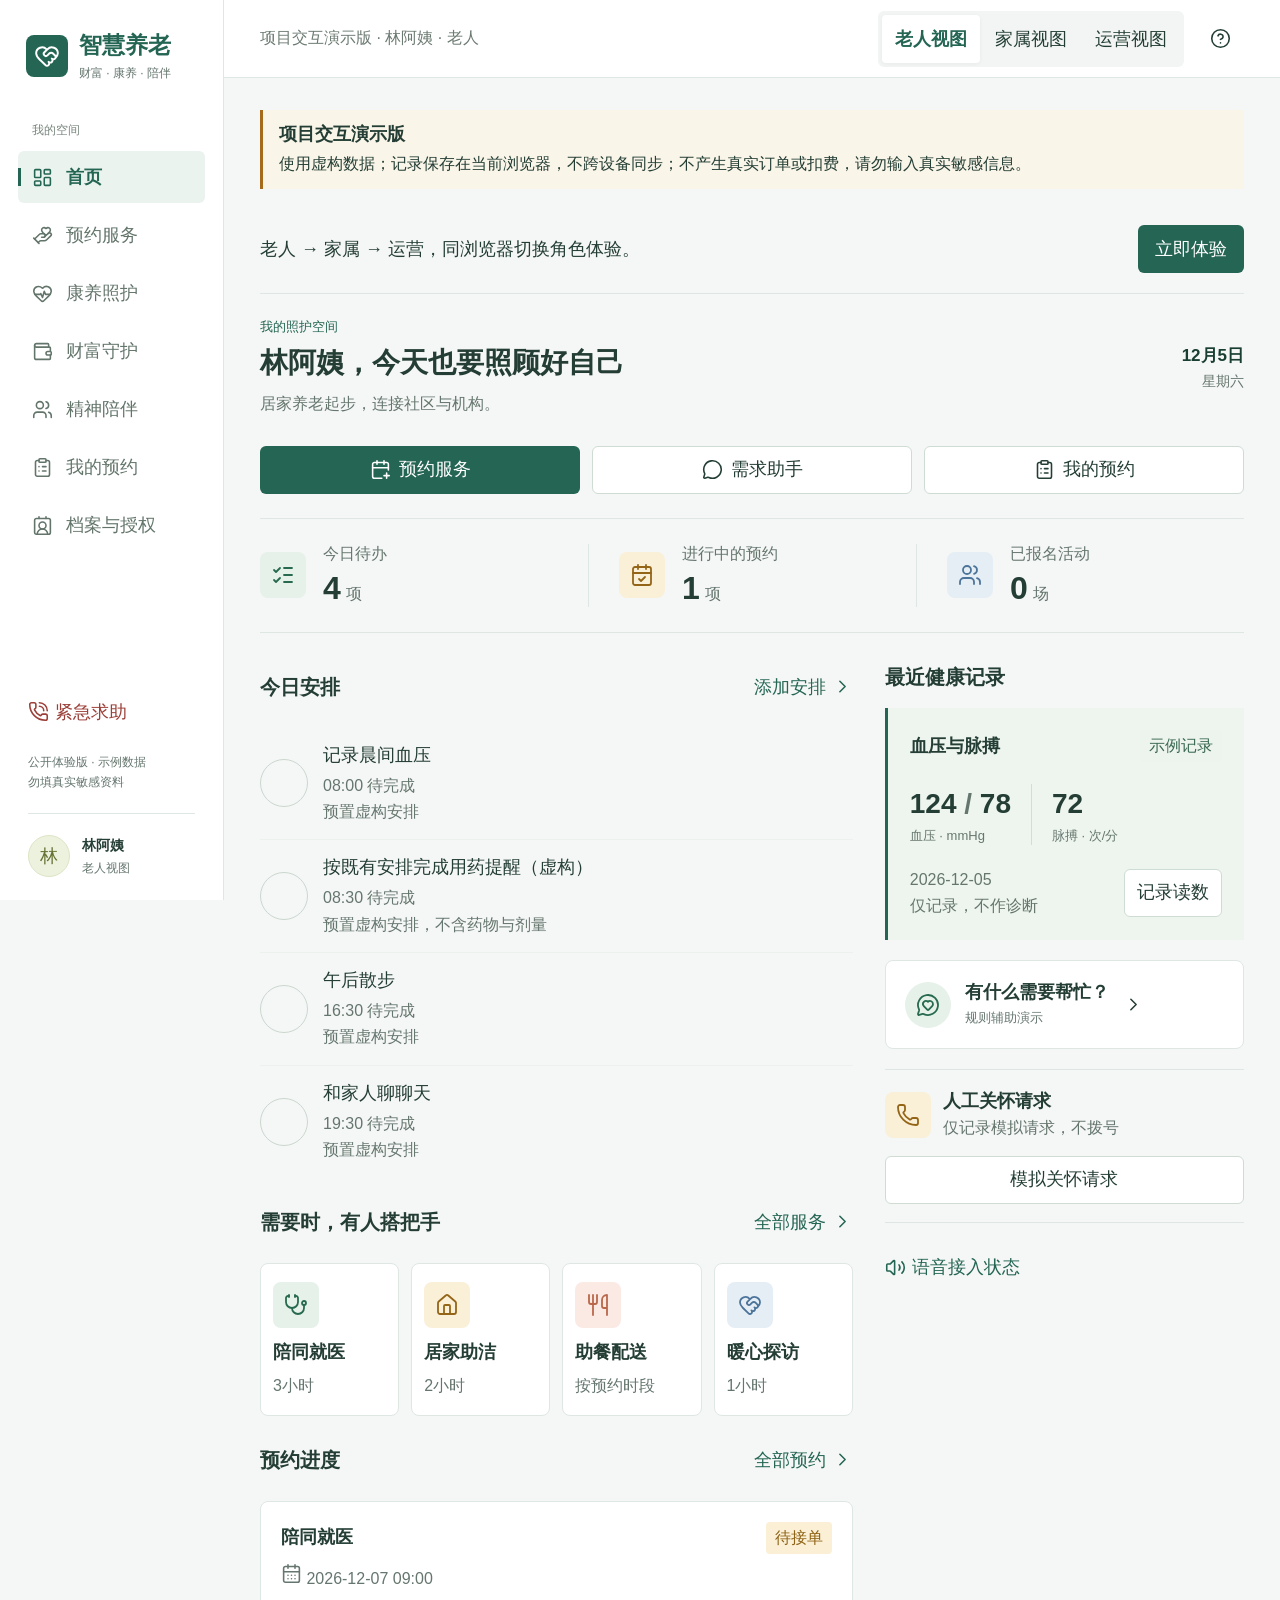
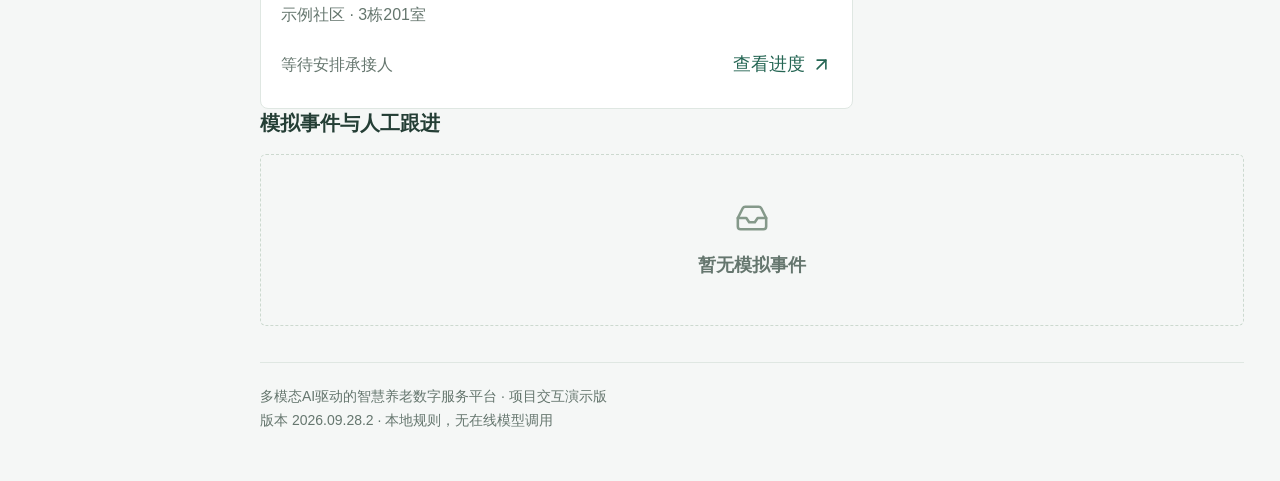
<file: index.html>
<!doctype html>
<html lang="zh-CN">
<head>
  <meta charset="utf-8">
  <meta name="viewport" content="width=device-width, initial-scale=1, viewport-fit=cover">
  <meta name="theme-color" content="#246553">
  <meta http-equiv="Content-Security-Policy" content="default-src 'none'; script-src 'self'; style-src 'self' 'unsafe-inline'; img-src 'self' data:; font-src 'self'; connect-src 'none'; object-src 'none'; base-uri 'self'; form-action 'none'">
  <meta name="description" content="智慧养老公开体验：财富守护、康养照护、精神陪伴。示例数据仅在当前浏览器保存。">
  <title>智慧养老 · 公开体验</title>
  <link rel="icon" type="image/svg+xml" href="data:image/svg+xml,%3Csvg xmlns='http://www.w3.org/2000/svg' viewBox='0 0 24 24'%3E%3Crect width='24' height='24' rx='5' fill='%23246553'/%3E%3Cpath d='M12 19 5 12C1 7 8 3 12 7c4-4 11 0 7 5z' fill='none' stroke='white' stroke-width='1.7'/%3E%3C/svg%3E">
  <link rel="stylesheet" href="./style.css?v=20260928-2">
  <script src="./vendor/lucide.js?v=20260928-2" defer></script>
  <script src="./core.js?v=20260928-2" defer></script>
  <script src="./browser-store.js?v=20260928-2" defer></script>
  <script src="./app.js?v=20260928-2" defer></script>
</head>
<body>
  <div id="app"><div class="startup" role="status">正在打开照护空间…</div></div>
  <dialog id="dialog" aria-labelledby="dialog-title"></dialog>
  <div id="toast" role="status" aria-live="polite"></div>
  <noscript>请启用浏览器的 JavaScript 才能操作本地演示。无需注册或登录。</noscript>
</body>
</html>
</file>
<file: style.css>
:root{font-family:"Microsoft YaHei","PingFang SC",sans-serif;color:#243e35;background:#f5f7f6;font-size:16px;letter-spacing:0;--green:#246553;--dark:#193e32;--muted:#65766e;--line:#dfe7e2;--gold:#a56a1a;--red:#b7483d;--paper:#fff;--soft:#eaf3ed;--shadow:0 12px 40px #193e320d}
*{box-sizing:border-box;letter-spacing:0}body{margin:0}button,input,select,textarea{font:inherit}button,a,input,textarea,select{-webkit-tap-highlight-color:transparent}button,a{touch-action:manipulation}button{cursor:pointer}button:disabled{opacity:.55;cursor:wait}button:focus-visible,a:focus-visible,input:focus-visible,select:focus-visible,textarea:focus-visible{outline:3px solid #b78636;outline-offset:3px}button{border:0;background:none;color:inherit}a{color:var(--green);text-decoration:none}h1,h2,h3,p{margin:0}h1{font-size:28px;font-weight:650;line-height:1.4}h2{font-size:20px;line-height:1.4}h3{font-size:18px;line-height:1.5}p{line-height:1.7}small{font-size:13px}svg{width:21px;height:21px;flex-shrink:0;stroke-width:1.8}.muted{color:var(--muted)}.row{display:flex;align-items:center;gap:12px}.between{display:flex;align-items:center;justify-content:space-between;gap:16px}.stack{display:grid;gap:20px}.shell{min-height:100vh;padding-left:224px}.sidebar{position:fixed;inset:0 auto 0 0;width:224px;background:white;border-right:1px solid var(--line);padding:30px 18px 22px;display:flex;flex-direction:column;z-index:20}.brand{display:flex;gap:11px;align-items:center;padding:0 8px 28px}.brand-mark{width:42px;height:42px;background:var(--green);color:white;display:grid;place-items:center;border-radius:8px}.brand-mark svg{width:26px;height:26px}.brand-name{font-size:23px;font-weight:700}.brand-sub{font-size:12px;color:var(--muted);margin-top:4px}.nav-label{font-size:12px;color:#79867e;margin:12px 14px}.nav{display:grid;gap:6px}.nav a{display:flex;gap:13px;align-items:center;border-radius:6px;padding:14px;color:#63756b;min-height:50px}.nav a.active{background:var(--soft);color:var(--green);font-weight:600}.nav a.active:before{content:"";height:18px;width:3px;position:absolute;left:18px;background:var(--green)}.sidebar-bottom{margin-top:auto;padding:16px 10px 0}.sidebar-bottom p{font-size:12px;margin:16px 0 0;color:var(--muted)}.mini-profile{padding-top:20px;border-top:1px solid var(--line)}.avatar{width:42px;height:42px;background:#edf2de;color:#637132;border:1px solid #dde5c6;border-radius:50%;display:grid;place-items:center;font-size:18px}.topbar{height:78px;border-bottom:1px solid var(--line);display:flex;align-items:center;justify-content:space-between;padding:0 36px;background:#fff;gap:12px}.context{font-size:14px;color:#6c7b72;display:flex;align-items:center;gap:9px}.demo-dot{height:7px;width:7px;background:#bb872c;border-radius:50%}.role-switch{display:flex;padding:4px;background:#f2f5f3;border-radius:6px;gap:2px}.role-switch button{font-size:14px;padding:8px 13px;min-height:36px;border-radius:4px;white-space:nowrap}.role-switch button.active{background:white;color:var(--green);box-shadow:0 1px 5px #0000000c;font-weight:600}.content{padding:32px 36px 48px;max-width:1420px;margin:auto}.page-heading{margin-bottom:28px}.eyebrow{font-size:13px;color:var(--green);margin-bottom:7px}.page-heading p{font-size:14px;color:var(--muted);margin-top:8px}.date-display{font-size:14px;color:var(--muted);text-align:right}.date-display strong{display:block;color:var(--dark);font-size:17px;margin-bottom:6px}.btn{min-height:44px;padding:10px 17px;border-radius:6px;display:inline-flex;align-items:center;justify-content:center;gap:8px;line-height:1.4;white-space:normal}.btn.primary{background:var(--green);color:white}.btn.secondary{border:1px solid #cfdcd3;background:white}.btn.danger{background:#fbeae7;color:#a5372e}.btn.small{min-height:38px;padding:8px 12px;font-size:14px}.btn.full{width:100%}.icon-btn{width:42px;height:42px;display:inline-grid;place-items:center;border-radius:6px}.icon-btn:hover{background:var(--soft)}.text-btn{color:var(--green);display:inline-flex;gap:6px;align-items:center;font-size:14px;padding:7px 0}.metrics{display:grid;grid-template-columns:repeat(3,1fr);border-top:1px solid var(--line);border-bottom:1px solid var(--line);padding:25px 0;margin-bottom:30px}.metric{padding:0 30px;border-left:1px solid var(--line);display:flex;align-items:center;gap:17px}.metric:first-child{padding-left:0;border:0}.metric strong{font-size:32px;font-weight:600}.metric .label{font-size:14px;color:var(--muted);margin-bottom:5px}.metric .unit{font-size:14px;margin-left:5px;color:var(--muted)}.symbol{width:46px;height:46px;border-radius:8px;display:grid;place-items:center;flex-shrink:0}.symbol.green{background:#e5f1e9;color:#276a50}.symbol.gold{background:#faf0d8;color:#946517}.symbol.coral{background:#fbeae4;color:#b9684b}.symbol.blue{background:#e5eef5;color:#4c749a}.symbol svg{width:24px;height:24px}.columns{display:grid;grid-template-columns:minmax(0,1.65fr) minmax(270px,1fr);gap:32px}.section-head{margin-bottom:17px}.surface{background:white;border:1px solid var(--line);border-radius:8px}.task-list{padding:0 20px}.task{display:flex;align-items:center;gap:15px;min-height:82px;padding:15px 0;border-bottom:1px solid #edf1ee}.task:last-child{border:0}.task-check{width:28px;height:28px;border:1.5px solid #cbd7ce;border-radius:50%;display:grid;place-items:center;flex-shrink:0}.task-check.checked{background:var(--green);border-color:var(--green);color:white}.task.done .task-title{color:#86928b;text-decoration:line-through}.task-title{font-size:17px}.task-time{font-size:13px;color:var(--muted);margin-top:5px}.task-tag{margin-left:auto;font-size:12px;color:#758579;white-space:nowrap}.service-shortcuts{display:grid;grid-template-columns:repeat(4,1fr);gap:12px}.shortcut{text-align:left;display:flex;flex-direction:column;align-items:flex-start;gap:12px;padding:18px 12px;border:1px solid var(--line);background:#fff;border-radius:8px;min-height:140px}.shortcut strong{font-size:15px;font-weight:600}.shortcut span.muted{font-size:12px}.health-summary{padding:22px;background:#edf5ee;border-left:3px solid var(--green)}.health-numbers{display:flex;gap:20px;margin:22px 0}.health-numbers strong{font-size:28px;line-height:1.4;font-weight:600}.health-numbers small{display:block;color:var(--muted);margin-top:4px}.health-numbers .divider{width:1px;background:#cfdfd2}.footnote{font-size:12px;color:var(--muted);line-height:1.6}.note-band{padding:18px 0;border-top:1px solid var(--line);border-bottom:1px solid var(--line)}.assistant-entry{display:flex;align-items:center;gap:14px;background:#fff;border:1px solid var(--line);border-radius:8px;padding:19px;width:100%;text-align:left}.assistant-entry .symbol{border-radius:50%}.assistant-entry p{font-size:13px;color:var(--muted);margin-top:3px}.push{margin-left:auto}.order-row{padding:20px;border-top:1px solid var(--line)}.order-row:first-child{border:0}.order-row h3{font-size:17px}.order-row p{font-size:14px;margin-top:9px;color:var(--muted)}.badge{font-size:12px;line-height:1.4;display:inline-flex;align-items:center;background:#edf4ee;color:#3a6851;padding:5px 9px;border-radius:4px;white-space:nowrap}.badge.pending{background:#fbefd5;color:#8e6315}.badge.in_progress{background:#e6eff9;color:#38628c}.badge.cancelled{background:#eff1f0;color:#738177}.filters{display:flex;gap:8px;flex-wrap:wrap;margin:0 0 22px}.chip{border:1px solid var(--line);padding:9px 16px;border-radius:5px;background:white;min-height:42px;font-size:14px}.chip.active{background:var(--green);border-color:var(--green);color:white}.service-grid{display:grid;grid-template-columns:repeat(2,minmax(0,1fr));gap:20px}.service-item{padding:24px;background:white;border:1px solid var(--line);border-radius:8px}.service-item .desc{font-size:15px;color:var(--muted);margin:17px 0;min-height:48px}.service-item .service-meta{font-size:13px;color:#758479;display:flex;gap:14px;margin-top:7px}.price{font-size:23px;font-weight:600;color:#946517}.price small{font-size:12px;font-weight:400;color:var(--muted)}.boundary{border-top:1px solid var(--line);padding-top:12px;margin-top:18px;font-size:12px;color:var(--muted)}.notice{font-size:13px;color:#7a683e;background:#faf5e9;padding:13px 16px;border-left:3px solid #c29a47;line-height:1.7;margin-bottom:22px}.empty{padding:46px 20px;text-align:center;color:var(--muted);border:1px dashed #ccd9cf;border-radius:6px}.empty svg{width:34px;height:34px;margin-bottom:12px;color:#85998a}.empty p{font-size:14px;margin-top:10px}.chart{height:190px;display:flex;gap:18px;align-items:flex-end;padding:24px 10px 0;border-bottom:1px solid var(--line)}.bar-group{flex:1;min-width:0;display:flex;align-items:flex-end;gap:4px;height:100%;position:relative;justify-content:center}.bar{width:17px;background:#539077;border-radius:3px 3px 0 0;position:relative;max-height:100%}.bar.low{background:#d6b772}.bar span{font-size:11px;position:absolute;top:-18px;left:50%;transform:translateX(-50%);color:var(--muted)}.chart-labels{display:flex;justify-content:space-around;font-size:12px;color:var(--muted);margin-top:10px}.legend{display:flex;gap:15px;font-size:12px;color:var(--muted);margin-top:14px}.legend span:before{content:"";display:inline-block;width:8px;height:8px;background:#539077;margin-right:6px}.legend span:last-child:before{background:#d6b772}.table-wrap{overflow-x:auto}.data-table{width:100%;border-collapse:collapse;text-align:left;font-size:14px;white-space:nowrap}.data-table th{font-size:12px;color:var(--muted);font-weight:400;background:#f1f5f2;padding:13px 16px}.data-table td{padding:16px;border-bottom:1px solid var(--line)}.table-title{margin-top:32px;margin-bottom:16px}.ledger-row{display:flex;gap:14px;align-items:center;border-bottom:1px solid var(--line);padding:17px 0}.ledger-row p{font-size:13px;color:var(--muted);margin-top:4px}.amount{margin-left:auto;font-size:20px;white-space:nowrap}.amount.income{color:var(--green)}.budget{padding:24px;background:#fbf4e5;border-left:3px solid #c89940}.budget h3{font-size:16px}.budget strong{font-size:30px;display:block;margin:13px 0}.progress{height:7px;background:#e7decb;border-radius:4px;overflow:hidden;margin:20px 0 12px}.progress span{display:block;height:100%;background:#bc9041}.article{padding:18px 0;border-bottom:1px solid var(--line)}.article h3{font-size:16px;margin-bottom:8px}.article p{font-size:14px;color:var(--muted)}.mood-picker{display:flex;gap:10px;margin-top:18px}.mood{flex:1;min-height:80px;display:grid;gap:7px;place-content:center;justify-items:center;border:1px solid var(--line);border-radius:6px;background:#fff;font-size:14px}.mood.active{border-color:var(--green);background:var(--soft);color:var(--green)}.activity{padding:22px 0;border-bottom:1px solid var(--line);display:flex;align-items:center;gap:16px}.activity p{font-size:13px;color:var(--muted);margin-top:6px}.activity .btn{margin-left:auto;flex-shrink:0}.photo-grid{display:grid;grid-template-columns:1fr 1fr;gap:12px;margin:18px 0}.photo-grid img{width:100%;aspect-ratio:4/3;object-fit:cover;border-radius:6px;background:#e9edea}.photo-grid figure{margin:0}.photo-grid figcaption{font-size:12px;color:var(--muted);margin-top:6px}.settings-row{display:flex;align-items:center;justify-content:space-between;gap:16px;padding:20px 0;border-bottom:1px solid var(--line)}.settings-row p{font-size:13px;color:var(--muted);margin-top:6px}.switch{appearance:none;width:48px;height:28px;background:#cbd6ce;border-radius:20px;position:relative;flex-shrink:0;cursor:pointer}.switch:before{content:"";width:22px;height:22px;position:absolute;top:3px;left:3px;border-radius:50%;background:white;box-shadow:0 1px 3px #0002;transition:transform .2s}.switch:checked{background:var(--green)}.switch:checked:before{transform:translateX(20px)}.profile-banner{display:flex;align-items:center;gap:20px;padding:10px 0 28px;border-bottom:1px solid var(--line);margin-bottom:22px}.profile-banner .avatar{width:68px;height:68px;font-size:27px}.profile-banner p{font-size:14px;color:var(--muted);margin-top:6px}.detail-grid{display:grid;grid-template-columns:1fr 1fr;gap:18px;padding:20px 0}.detail-grid dt{color:var(--muted);font-size:13px;margin-bottom:8px}.detail-grid dd{margin:0;line-height:1.6}.mobile-nav{display:none}.emergency{color:#9b3f38;font-size:14px}.startup{padding:25vh 20px;text-align:center;color:var(--muted)}#toast{position:fixed;bottom:30px;left:50%;transform:translateX(-50%);z-index:1000;background:#213f33;color:white;padding:14px 22px;border-radius:6px;box-shadow:var(--shadow);max-width:calc(100% - 30px);display:none;font-size:15px;line-height:1.6}dialog{border:1px solid var(--line);padding:0;border-radius:8px;width:min(530px,calc(100% - 28px));max-height:calc(100dvh - 40px);box-shadow:0 30px 100px #193e3230;color:var(--dark);overflow:auto}dialog::backdrop{background:#102e2259;backdrop-filter:blur(3px)}.dialog-head{display:flex;justify-content:space-between;align-items:center;gap:20px;padding:20px 24px;border-bottom:1px solid var(--line)}.dialog-body{padding:24px}.dialog-body p{font-size:14px}.form-grid{display:grid;grid-template-columns:1fr 1fr;gap:18px}.field{display:grid;gap:8px;font-size:14px;margin-bottom:17px}.field input,.field select,.field textarea{width:100%;min-width:0;border:1px solid #cbd8ce;background:white;border-radius:5px;padding:11px 12px;color:var(--dark);min-height:46px}.field textarea{min-height:84px;resize:vertical}.form-actions{display:flex;gap:10px;justify-content:flex-end;margin-top:24px}.inline-error{color:var(--red);font-size:14px;margin:8px 0;line-height:1.7}.timeline{padding:8px 0 8px 16px;margin:20px 0;border-left:1px solid #cddbd0}.timeline-item{padding:0 0 20px 14px;position:relative}.timeline-item:before{content:"";position:absolute;left:-21px;top:5px;width:9px;height:9px;background:#548b71;border:2px solid white;border-radius:50%}.timeline-item small{display:block;color:var(--muted);margin:7px 0}.timeline-item p{color:var(--muted)}.chat-item{border-bottom:1px solid var(--line);padding:15px 0}.chat-item .question{font-weight:600;margin-bottom:10px}.chat-item .answer{font-size:14px;color:var(--muted);line-height:1.8}.chat-input{display:flex;gap:9px;margin-top:20px}.chat-input input{min-width:0;width:100%;border:1px solid #ccd9d0;border-radius:5px;padding:12px}.quick-prompts{display:flex;gap:8px;flex-wrap:wrap;margin:14px 0}.quick-prompts button{font-size:13px;border:1px solid var(--line);padding:8px 10px;border-radius:5px}.offline-banner{background:#f8e9e5;color:#913b32;padding:12px 24px;text-align:center;font-size:14px}.large{font-size:18px}.large .task-title,.large .service-item .desc{font-size:19px}.large .nav a,.large .btn{font-size:18px}.large .content p{font-size:16px}
@media(min-width:1500px){.content{padding-top:40px}.columns{gap:40px}.page-heading{margin-bottom:34px}}
@media(max-width:1150px){.shell{padding-left:196px}.sidebar{width:196px;padding-left:12px;padding-right:12px}.topbar{padding:0 24px}.content{padding:28px 24px}.columns{gap:24px;grid-template-columns:minmax(0,1.35fr) minmax(250px,1fr)}.service-shortcuts{grid-template-columns:repeat(2,1fr)}.shortcut{min-height:115px}.metric{padding:0 16px;gap:12px}.metric strong{font-size:27px}.metric .symbol{display:none}}
@media(max-width:820px){.shell{padding-left:0;padding-bottom:88px}.sidebar{display:none}.topbar{height:auto;min-height:68px;flex-wrap:wrap;padding:12px 18px;gap:10px}.context{font-size:12px}.content{padding:24px 20px 32px}.columns{grid-template-columns:1fr;gap:30px}.page-heading{margin-bottom:23px}h1{font-size:25px}.mobile-nav{display:flex;position:fixed;bottom:0;left:0;right:0;background:#fffffff5;backdrop-filter:blur(10px);border-top:1px solid var(--line);z-index:30;padding:8px 8px calc(8px + env(safe-area-inset-bottom))}.mobile-nav a{display:flex;flex-direction:column;align-items:center;gap:5px;color:#748379;flex:1;min-height:49px;font-size:12px;padding:4px}.mobile-nav a.active{color:var(--green);font-weight:600}.mobile-nav a.active svg{stroke-width:2.3}.metrics{padding:20px 0;margin-bottom:24px}.metric{padding:0 12px;gap:0}.metric .label{font-size:12px}.metric strong{font-size:25px}.metric .unit{font-size:12px}.service-shortcuts{grid-template-columns:repeat(4,1fr);gap:8px}.shortcut{padding:14px 10px;min-height:126px}.shortcut strong{font-size:14px}.shortcut .symbol{width:39px;height:39px}.shortcut span.muted{font-size:11px}.role-switch button{font-size:13px;padding:7px 11px}.date-display{font-size:12px}.date-display strong{font-size:14px}.health-summary{padding:20px}.health-numbers{margin:18px 0}.service-item{padding:20px}.service-grid{gap:14px}.section-head h2{font-size:19px}.btn{min-height:46px}#toast{bottom:88px}.task-tag{display:none}.page-heading .btn{font-size:14px}.photo-grid img{aspect-ratio:4/3}.avatar{width:38px;height:38px}}
@media(max-width:460px){.service-grid{grid-template-columns:1fr}.topbar .context{max-width:110px;line-height:1.6}.content{padding:22px 16px}.date-display{display:none}.service-shortcuts{grid-template-columns:repeat(2,1fr);gap:10px}.shortcut{flex-direction:row;align-items:center;min-height:80px;flex-wrap:wrap;gap:9px}.shortcut span.muted{display:none}.metric strong{font-size:24px}.metric .unit{font-size:11px;margin-left:2px}.form-grid{grid-template-columns:1fr;gap:0}.dialog-body{padding:20px}.dialog-head{padding:16px 20px}.activity{flex-wrap:wrap;gap:12px}.activity .btn{margin-left:62px}.task-list{padding:0 16px}.detail-grid{grid-template-columns:1fr}.large .role-switch button{font-size:13px}}
.columns>*{min-width:0}.stack>*{min-width:0}.service-grid>*{min-width:0}.metric{min-width:0}.metric strong{max-width:100%;overflow-wrap:anywhere}.ledger-row>div{min-width:0;overflow-wrap:anywhere}
.page-heading>div{min-width:0}.page-heading>.btn{flex-shrink:0}
.stack{align-content:start}
@media(max-width:460px){.metrics:has(.metric strong:first-child){min-width:0}.content:has(.ledger-row) .metrics,.content:has(.budget) .metrics{grid-template-columns:1fr 1fr}.content:has(.budget) .metric:last-child{display:none}.metric .unit{display:block;margin:4px 0 0}.ledger-row .symbol{width:36px;height:36px}.ledger-row .amount{font-size:18px}.topbar .context{max-width:none}.topbar{gap:8px}.topbar>.row{width:100%;justify-content:space-between}}
@media(prefers-reduced-motion:reduce){*{scroll-behavior:auto!important;transition:none!important}}

/* Public demo: retain the existing palette and layout, enlarge reading targets. */
:root{font-size:18px}
body{overflow-wrap:anywhere}
[hidden]{display:none!important}
.btn,.btn.small,.chip,.text-btn,.role-switch button,.quick-prompts button{min-height:48px;font-size:18px}
.icon-btn,.task-check{width:48px;height:48px;flex-shrink:0}
.footnote,.notice,.page-heading p,.order-row p,.article p,.activity p,.settings-row p,.dialog-body p,.field,.task-time,.service-item .desc,.boundary,.service-item .service-meta,.ledger-row p,.empty p,.shortcut span.muted,.context{font-size:16px}
.task-title,.shortcut strong,.order-row h3,.budget h3,.article h3{font-size:18px}
.task-tag{white-space:normal}.task-list{padding:0}
.badge,.detail-grid dt,.metric .label,.metric .unit,.price small,.data-table th,.data-table{font-size:16px}
.field input,.field select,.field textarea{min-height:50px;font-size:18px}
.form-actions{flex-wrap:wrap}
.form-actions .btn{max-width:100%}
.columns>*{min-width:0}
.demo-disclosure{border-left:3px solid var(--gold);padding:12px 16px;margin-bottom:24px;background:#faf5e9}
.demo-disclosure p{font-size:16px;margin-top:4px}
.intro{padding:12px 0 20px;border-bottom:1px solid var(--line);margin-bottom:24px}
.site-footer{font-size:14px;color:var(--muted);border-top:1px solid var(--line);padding-top:22px;margin-top:36px;line-height:1.7}
.recovery{max-width:760px;margin:50px auto;padding:24px;line-height:1.8}
.home-actions{display:flex;flex-wrap:wrap;gap:12px;margin-bottom:24px}
.home-actions .btn{flex:1 1 160px}
.dialog-head{position:sticky;top:0;background:white;z-index:1}
.content .metrics .metric{min-width:0}
.large{font-size:22px}
.large .btn,.large .field input,.large .field select,.large .field textarea,.large .task-title,.large .nav a{font-size:22px}
.large .content p,.large .dialog-body p,.large .footnote,.large .field,.large .chip,.large .text-btn,.large .role-switch button,.large .badge,.large .data-table{font-size:20px}
.large h1{font-size:30px}.large h2{font-size:24px}.large h3{font-size:22px}
@media(max-width:1150px){.topbar{flex-wrap:wrap;height:auto;min-height:78px;padding-top:12px;padding-bottom:12px}}
@media(max-width:820px){
  .content{padding:22px 18px 40px}
  .mobile-nav{padding-bottom:env(safe-area-inset-bottom);min-height:76px}
  .mobile-nav a{min-width:0;min-height:62px;font-size:16px}
  .shell{padding-bottom:calc(94px + env(safe-area-inset-bottom))}
  .large .mobile-nav a{font-size:18px}
  .topbar .row{gap:4px}
  .role-switch button{padding:8px;white-space:normal}
  .role-switch{flex:1}
  .large .role-switch button{font-size:18px}
  .between{flex-wrap:wrap}
  .intro .btn{flex-shrink:0}
  .service-grid{grid-template-columns:1fr}
  .activity{flex-wrap:wrap}
  .activity>div{flex:1;min-width:160px}
  .activity .btn{margin-left:0}
  .ledger-row{flex-wrap:wrap}
  .ledger-row>div{flex:1;min-width:120px}
  .content:has(.budget) .metric:last-child{display:flex}
  .content:has(.budget) .metrics{grid-template-columns:1fr}
  .content:has(.budget) .metric{padding:12px 0;border:0}
  .dialog-body{padding:20px}
  .form-grid,.detail-grid{grid-template-columns:1fr}
  .date-display{display:none}
  #toast{bottom:calc(96px + env(safe-area-inset-bottom))}
}
@media(max-width:460px){.metrics{grid-template-columns:1fr}.metric{padding:12px 0;border:0}.metric .unit{display:inline}.content:has(.ledger-row) .metrics{grid-template-columns:1fr}.form-actions .btn{flex:1 1 120px}}
</file>
